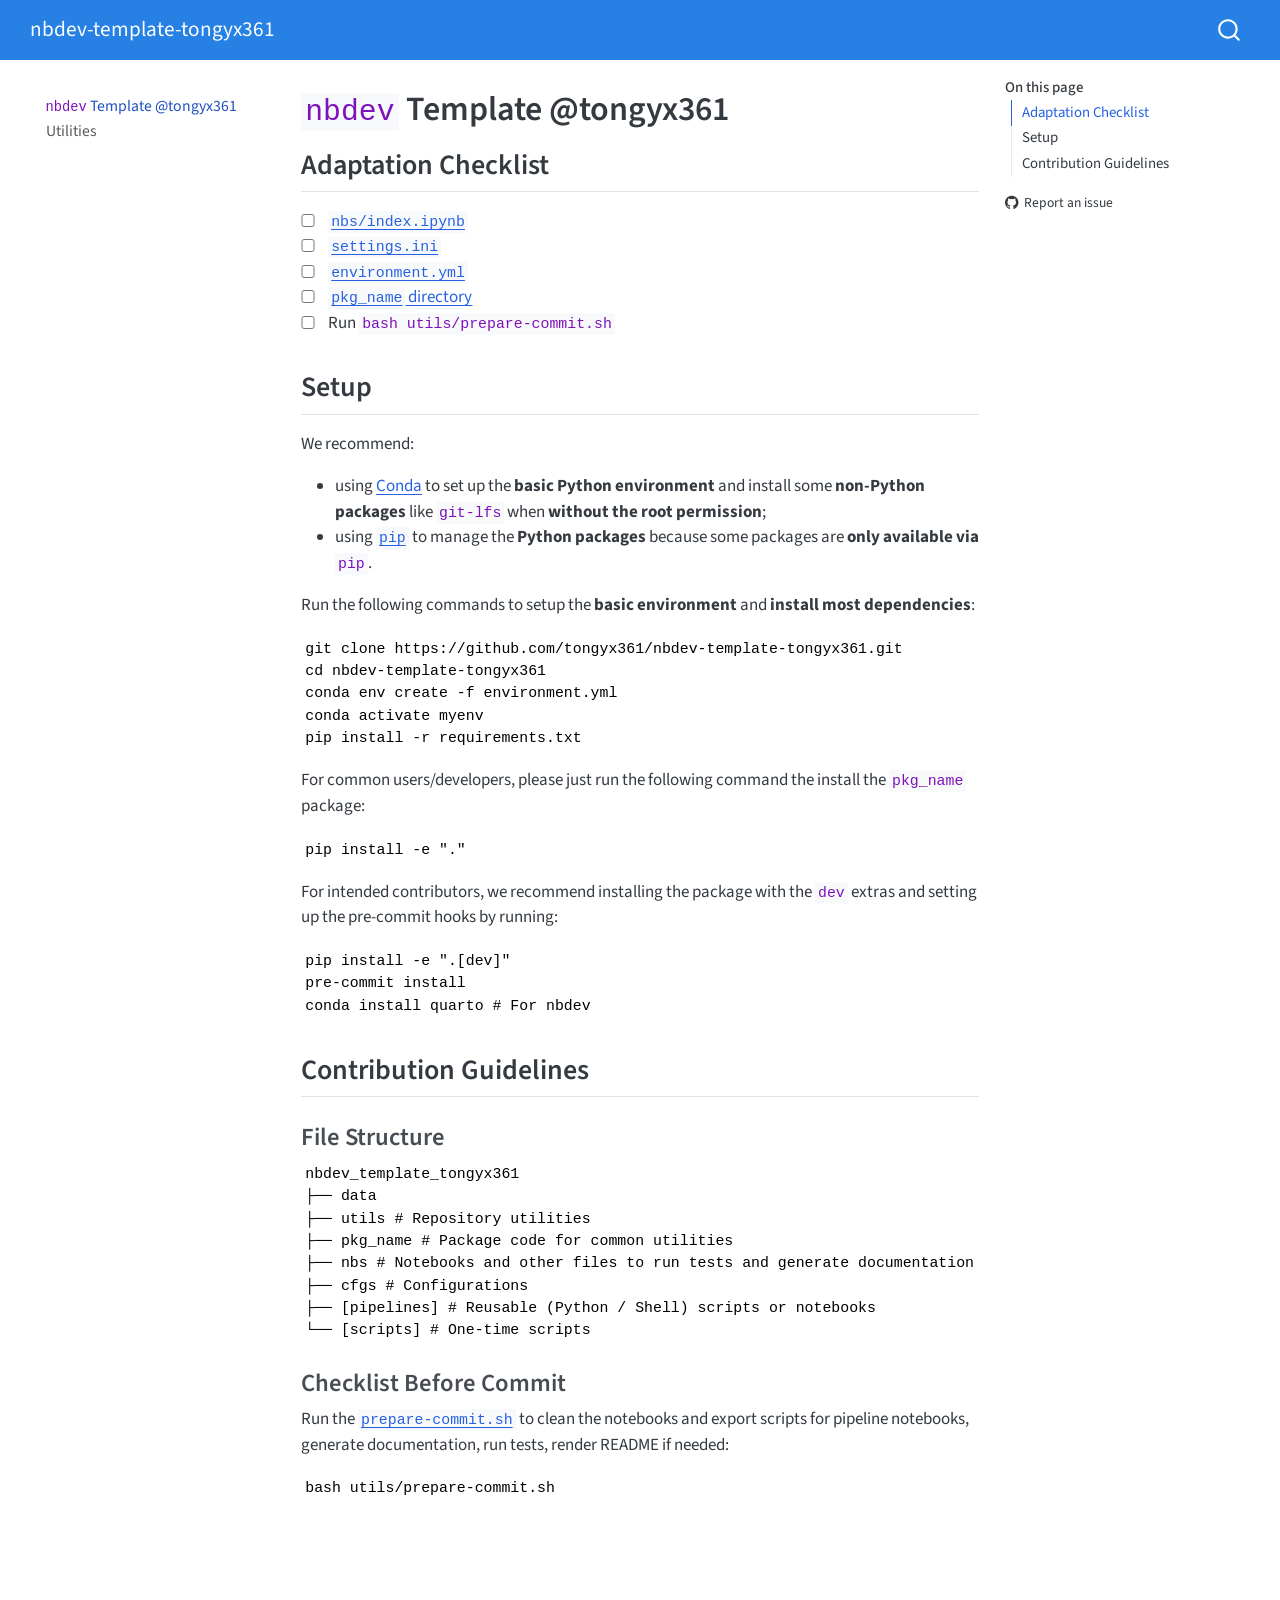
<file: index.html>
<!DOCTYPE html>
<html xmlns="http://www.w3.org/1999/xhtml" lang="en" xml:lang="en"><head>

<meta charset="utf-8">
<meta name="generator" content="quarto-1.6.40">

<meta name="viewport" content="width=device-width, initial-scale=1.0, user-scalable=yes">


<title>nbdev Template @tongyx361 – nbdev-template-tongyx361</title>
<style>
code{white-space: pre-wrap;}
span.smallcaps{font-variant: small-caps;}
div.columns{display: flex; gap: min(4vw, 1.5em);}
div.column{flex: auto; overflow-x: auto;}
div.hanging-indent{margin-left: 1.5em; text-indent: -1.5em;}
ul.task-list{list-style: none;}
ul.task-list li input[type="checkbox"] {
  width: 0.8em;
  margin: 0 0.8em 0.2em -1em; /* quarto-specific, see https://github.com/quarto-dev/quarto-cli/issues/4556 */ 
  vertical-align: middle;
}
</style>


<script src="site_libs/quarto-nav/quarto-nav.js"></script>
<script src="site_libs/quarto-nav/headroom.min.js"></script>
<script src="site_libs/clipboard/clipboard.min.js"></script>
<script src="site_libs/quarto-search/autocomplete.umd.js"></script>
<script src="site_libs/quarto-search/fuse.min.js"></script>
<script src="site_libs/quarto-search/quarto-search.js"></script>
<meta name="quarto:offset" content="./">
<script src="site_libs/quarto-html/quarto.js"></script>
<script src="site_libs/quarto-html/popper.min.js"></script>
<script src="site_libs/quarto-html/tippy.umd.min.js"></script>
<script src="site_libs/quarto-html/anchor.min.js"></script>
<link href="site_libs/quarto-html/tippy.css" rel="stylesheet">
<link href="site_libs/quarto-html/quarto-syntax-highlighting-549806ee2085284f45b00abea8c6df48.css" rel="stylesheet" id="quarto-text-highlighting-styles">
<script src="site_libs/bootstrap/bootstrap.min.js"></script>
<link href="site_libs/bootstrap/bootstrap-icons.css" rel="stylesheet">
<link href="site_libs/bootstrap/bootstrap-7c6d40aa23c779922b80e0578a9e8972.min.css" rel="stylesheet" append-hash="true" id="quarto-bootstrap" data-mode="light">
<script id="quarto-search-options" type="application/json">{
  "location": "navbar",
  "copy-button": false,
  "collapse-after": 3,
  "panel-placement": "end",
  "type": "overlay",
  "limit": 50,
  "keyboard-shortcut": [
    "f",
    "/",
    "s"
  ],
  "show-item-context": false,
  "language": {
    "search-no-results-text": "No results",
    "search-matching-documents-text": "matching documents",
    "search-copy-link-title": "Copy link to search",
    "search-hide-matches-text": "Hide additional matches",
    "search-more-match-text": "more match in this document",
    "search-more-matches-text": "more matches in this document",
    "search-clear-button-title": "Clear",
    "search-text-placeholder": "",
    "search-detached-cancel-button-title": "Cancel",
    "search-submit-button-title": "Submit",
    "search-label": "Search"
  }
}</script>


<link rel="stylesheet" href="styles.css">
<meta property="og:title" content="nbdev Template @tongyx361 – nbdev-template-tongyx361">
<meta property="og:description" content="nbdev template customed by Yuxuan Tong">
<meta property="og:site_name" content="nbdev-template-tongyx361">
<meta name="twitter:title" content="nbdev Template @tongyx361 – nbdev-template-tongyx361">
<meta name="twitter:description" content="nbdev template customed by Yuxuan Tong">
<meta name="twitter:card" content="summary">
</head>

<body class="nav-sidebar floating nav-fixed">

<div id="quarto-search-results"></div>
  <header id="quarto-header" class="headroom fixed-top">
    <nav class="navbar navbar-expand-lg " data-bs-theme="dark">
      <div class="navbar-container container-fluid">
      <div class="navbar-brand-container mx-auto">
    <a class="navbar-brand" href="./index.html">
    <span class="navbar-title">nbdev-template-tongyx361</span>
    </a>
  </div>
        <div class="quarto-navbar-tools tools-end">
</div>
          <div id="quarto-search" class="" title="Search"></div>
      </div> <!-- /container-fluid -->
    </nav>
  <nav class="quarto-secondary-nav">
    <div class="container-fluid d-flex">
      <button type="button" class="quarto-btn-toggle btn" data-bs-toggle="collapse" role="button" data-bs-target=".quarto-sidebar-collapse-item" aria-controls="quarto-sidebar" aria-expanded="false" aria-label="Toggle sidebar navigation" onclick="if (window.quartoToggleHeadroom) { window.quartoToggleHeadroom(); }">
        <i class="bi bi-layout-text-sidebar-reverse"></i>
      </button>
        <nav class="quarto-page-breadcrumbs" aria-label="breadcrumb"><ol class="breadcrumb"><li class="breadcrumb-item"><a href="./index.html"><code>nbdev</code> Template <span class="citation" data-cites="tongyx361">@tongyx361</span></a></li></ol></nav>
        <a class="flex-grow-1" role="navigation" data-bs-toggle="collapse" data-bs-target=".quarto-sidebar-collapse-item" aria-controls="quarto-sidebar" aria-expanded="false" aria-label="Toggle sidebar navigation" onclick="if (window.quartoToggleHeadroom) { window.quartoToggleHeadroom(); }">      
        </a>
    </div>
  </nav>
</header>
<!-- content -->
<div id="quarto-content" class="quarto-container page-columns page-rows-contents page-layout-article page-navbar">
<!-- sidebar -->
  <nav id="quarto-sidebar" class="sidebar collapse collapse-horizontal quarto-sidebar-collapse-item sidebar-navigation floating overflow-auto">
    <div class="sidebar-menu-container"> 
    <ul class="list-unstyled mt-1">
        <li class="sidebar-item">
  <div class="sidebar-item-container"> 
  <a href="./index.html" class="sidebar-item-text sidebar-link active">
 <span class="menu-text"><code>nbdev</code> Template <span class="citation" data-cites="tongyx361">@tongyx361</span></span></a>
  </div>
</li>
        <li class="sidebar-item">
  <div class="sidebar-item-container"> 
  <a href="./utils.html" class="sidebar-item-text sidebar-link">
 <span class="menu-text">Utilities</span></a>
  </div>
</li>
    </ul>
    </div>
</nav>
<div id="quarto-sidebar-glass" class="quarto-sidebar-collapse-item" data-bs-toggle="collapse" data-bs-target=".quarto-sidebar-collapse-item"></div>
<!-- margin-sidebar -->
    <div id="quarto-margin-sidebar" class="sidebar margin-sidebar">
        <nav id="TOC" role="doc-toc" class="toc-active">
    <h2 id="toc-title">On this page</h2>
   
  <ul>
  <li><a href="#adaptation-checklist" id="toc-adaptation-checklist" class="nav-link active" data-scroll-target="#adaptation-checklist">Adaptation Checklist</a></li>
  <li><a href="#setup" id="toc-setup" class="nav-link" data-scroll-target="#setup">Setup</a></li>
  <li><a href="#contribution-guidelines" id="toc-contribution-guidelines" class="nav-link" data-scroll-target="#contribution-guidelines">Contribution Guidelines</a>
  <ul class="collapse">
  <li><a href="#file-structure" id="toc-file-structure" class="nav-link" data-scroll-target="#file-structure">File Structure</a></li>
  <li><a href="#checklist-before-commit" id="toc-checklist-before-commit" class="nav-link" data-scroll-target="#checklist-before-commit">Checklist Before Commit</a></li>
  </ul></li>
  </ul>
<div class="toc-actions"><ul><li><a href="https://github.com/tongyx361/nbdev-template-tongyx361/issues/new" class="toc-action"><i class="bi bi-github"></i>Report an issue</a></li></ul></div></nav>
    </div>
<!-- main -->
<main class="content" id="quarto-document-content">

<header id="title-block-header" class="quarto-title-block default">
<div class="quarto-title">
<h1 class="title"><code>nbdev</code> Template <span class="citation" data-cites="tongyx361">@tongyx361</span></h1>
</div>



<div class="quarto-title-meta">

    
  
    
  </div>
  


</header>


<!-- WARNING: THIS FILE WAS AUTOGENERATED! DO NOT EDIT! -->
<section id="adaptation-checklist" class="level2">
<h2 class="anchored" data-anchor-id="adaptation-checklist">Adaptation Checklist</h2>
<ul class="task-list">
<li><label><input type="checkbox"><a href="nbs/index.ipynb"><code>nbs/index.ipynb</code></a></label></li>
<li><label><input type="checkbox"><a href="settings.ini"><code>settings.ini</code></a></label></li>
<li><label><input type="checkbox"><a href="environment.yml"><code>environment.yml</code></a></label></li>
<li><label><input type="checkbox"><a href="pkg_name"><code>pkg_name</code> directory</a></label></li>
<li><label><input type="checkbox">Run <code>bash utils/prepare-commit.sh</code></label></li>
</ul>
</section>
<section id="setup" class="level2">
<h2 class="anchored" data-anchor-id="setup">Setup</h2>
<p>We recommend:</p>
<ul>
<li>using&nbsp;<a href="https://docs.conda.io/projects/miniconda">Conda</a> to set up the <strong>basic Python environment</strong> and install some <strong>non-Python packages</strong> like <code>git-lfs</code> when <strong>without the root permission</strong>;</li>
<li>using <a href="https://pip.pypa.io/en/stable/#"><code>pip</code></a>&nbsp;to manage the <strong>Python packages</strong> because some packages are <strong>only available via <code>pip</code></strong>.</li>
</ul>
<p>Run the following commands to setup the <strong>basic environment</strong> and <strong>install most dependencies</strong>:</p>
<pre class="shell"><code>git clone https://github.com/tongyx361/nbdev-template-tongyx361.git
cd nbdev-template-tongyx361
conda env create -f environment.yml
conda activate myenv
pip install -r requirements.txt</code></pre>
<p>For common users/developers, please just run the following command the install the <code>pkg_name</code> package:</p>
<pre class="shell"><code>pip install -e "."</code></pre>
<p>For intended contributors, we recommend installing the package with the <code>dev</code> extras and setting up the pre-commit hooks by running:</p>
<pre class="shell"><code>pip install -e ".[dev]"
pre-commit install
conda install quarto # For nbdev</code></pre>
</section>
<section id="contribution-guidelines" class="level2">
<h2 class="anchored" data-anchor-id="contribution-guidelines">Contribution Guidelines</h2>
<section id="file-structure" class="level3">
<h3 class="anchored" data-anchor-id="file-structure">File Structure</h3>
<pre><code>nbdev_template_tongyx361
├── data
├── utils # Repository utilities
├── pkg_name # Package code for common utilities
├── nbs # Notebooks and other files to run tests and generate documentation with https://nbdev.fast.ai
├── cfgs # Configurations
├── [pipelines] # Reusable (Python / Shell) scripts or notebooks
└── [scripts] # One-time scripts</code></pre>
</section>
<section id="checklist-before-commit" class="level3">
<h3 class="anchored" data-anchor-id="checklist-before-commit">Checklist Before Commit</h3>
<p>Run the <a href="utils/prepare-commit.sh"><code>prepare-commit.sh</code></a> to clean the notebooks and export scripts for pipeline notebooks, generate documentation, run tests, render README if needed:</p>
<pre><code>bash utils/prepare-commit.sh</code></pre>


</section>
</section>

</main> <!-- /main -->
<script id="quarto-html-after-body" type="application/javascript">
window.document.addEventListener("DOMContentLoaded", function (event) {
  const toggleBodyColorMode = (bsSheetEl) => {
    const mode = bsSheetEl.getAttribute("data-mode");
    const bodyEl = window.document.querySelector("body");
    if (mode === "dark") {
      bodyEl.classList.add("quarto-dark");
      bodyEl.classList.remove("quarto-light");
    } else {
      bodyEl.classList.add("quarto-light");
      bodyEl.classList.remove("quarto-dark");
    }
  }
  const toggleBodyColorPrimary = () => {
    const bsSheetEl = window.document.querySelector("link#quarto-bootstrap");
    if (bsSheetEl) {
      toggleBodyColorMode(bsSheetEl);
    }
  }
  toggleBodyColorPrimary();  
  const icon = "";
  const anchorJS = new window.AnchorJS();
  anchorJS.options = {
    placement: 'right',
    icon: icon
  };
  anchorJS.add('.anchored');
  const isCodeAnnotation = (el) => {
    for (const clz of el.classList) {
      if (clz.startsWith('code-annotation-')) {                     
        return true;
      }
    }
    return false;
  }
  const onCopySuccess = function(e) {
    // button target
    const button = e.trigger;
    // don't keep focus
    button.blur();
    // flash "checked"
    button.classList.add('code-copy-button-checked');
    var currentTitle = button.getAttribute("title");
    button.setAttribute("title", "Copied!");
    let tooltip;
    if (window.bootstrap) {
      button.setAttribute("data-bs-toggle", "tooltip");
      button.setAttribute("data-bs-placement", "left");
      button.setAttribute("data-bs-title", "Copied!");
      tooltip = new bootstrap.Tooltip(button, 
        { trigger: "manual", 
          customClass: "code-copy-button-tooltip",
          offset: [0, -8]});
      tooltip.show();    
    }
    setTimeout(function() {
      if (tooltip) {
        tooltip.hide();
        button.removeAttribute("data-bs-title");
        button.removeAttribute("data-bs-toggle");
        button.removeAttribute("data-bs-placement");
      }
      button.setAttribute("title", currentTitle);
      button.classList.remove('code-copy-button-checked');
    }, 1000);
    // clear code selection
    e.clearSelection();
  }
  const getTextToCopy = function(trigger) {
      const codeEl = trigger.previousElementSibling.cloneNode(true);
      for (const childEl of codeEl.children) {
        if (isCodeAnnotation(childEl)) {
          childEl.remove();
        }
      }
      return codeEl.innerText;
  }
  const clipboard = new window.ClipboardJS('.code-copy-button:not([data-in-quarto-modal])', {
    text: getTextToCopy
  });
  clipboard.on('success', onCopySuccess);
  if (window.document.getElementById('quarto-embedded-source-code-modal')) {
    const clipboardModal = new window.ClipboardJS('.code-copy-button[data-in-quarto-modal]', {
      text: getTextToCopy,
      container: window.document.getElementById('quarto-embedded-source-code-modal')
    });
    clipboardModal.on('success', onCopySuccess);
  }
    var localhostRegex = new RegExp(/^(?:http|https):\/\/localhost\:?[0-9]*\//);
    var mailtoRegex = new RegExp(/^mailto:/);
      var filterRegex = new RegExp("https:\/\/tongyx361\.github\.io\/nbdev-template-tongyx361");
    var isInternal = (href) => {
        return filterRegex.test(href) || localhostRegex.test(href) || mailtoRegex.test(href);
    }
    // Inspect non-navigation links and adorn them if external
 	var links = window.document.querySelectorAll('a[href]:not(.nav-link):not(.navbar-brand):not(.toc-action):not(.sidebar-link):not(.sidebar-item-toggle):not(.pagination-link):not(.no-external):not([aria-hidden]):not(.dropdown-item):not(.quarto-navigation-tool):not(.about-link)');
    for (var i=0; i<links.length; i++) {
      const link = links[i];
      if (!isInternal(link.href)) {
        // undo the damage that might have been done by quarto-nav.js in the case of
        // links that we want to consider external
        if (link.dataset.originalHref !== undefined) {
          link.href = link.dataset.originalHref;
        }
      }
    }
  function tippyHover(el, contentFn, onTriggerFn, onUntriggerFn) {
    const config = {
      allowHTML: true,
      maxWidth: 500,
      delay: 100,
      arrow: false,
      appendTo: function(el) {
          return el.parentElement;
      },
      interactive: true,
      interactiveBorder: 10,
      theme: 'quarto',
      placement: 'bottom-start',
    };
    if (contentFn) {
      config.content = contentFn;
    }
    if (onTriggerFn) {
      config.onTrigger = onTriggerFn;
    }
    if (onUntriggerFn) {
      config.onUntrigger = onUntriggerFn;
    }
    window.tippy(el, config); 
  }
  const noterefs = window.document.querySelectorAll('a[role="doc-noteref"]');
  for (var i=0; i<noterefs.length; i++) {
    const ref = noterefs[i];
    tippyHover(ref, function() {
      // use id or data attribute instead here
      let href = ref.getAttribute('data-footnote-href') || ref.getAttribute('href');
      try { href = new URL(href).hash; } catch {}
      const id = href.replace(/^#\/?/, "");
      const note = window.document.getElementById(id);
      if (note) {
        return note.innerHTML;
      } else {
        return "";
      }
    });
  }
  const xrefs = window.document.querySelectorAll('a.quarto-xref');
  const processXRef = (id, note) => {
    // Strip column container classes
    const stripColumnClz = (el) => {
      el.classList.remove("page-full", "page-columns");
      if (el.children) {
        for (const child of el.children) {
          stripColumnClz(child);
        }
      }
    }
    stripColumnClz(note)
    if (id === null || id.startsWith('sec-')) {
      // Special case sections, only their first couple elements
      const container = document.createElement("div");
      if (note.children && note.children.length > 2) {
        container.appendChild(note.children[0].cloneNode(true));
        for (let i = 1; i < note.children.length; i++) {
          const child = note.children[i];
          if (child.tagName === "P" && child.innerText === "") {
            continue;
          } else {
            container.appendChild(child.cloneNode(true));
            break;
          }
        }
        if (window.Quarto?.typesetMath) {
          window.Quarto.typesetMath(container);
        }
        return container.innerHTML
      } else {
        if (window.Quarto?.typesetMath) {
          window.Quarto.typesetMath(note);
        }
        return note.innerHTML;
      }
    } else {
      // Remove any anchor links if they are present
      const anchorLink = note.querySelector('a.anchorjs-link');
      if (anchorLink) {
        anchorLink.remove();
      }
      if (window.Quarto?.typesetMath) {
        window.Quarto.typesetMath(note);
      }
      if (note.classList.contains("callout")) {
        return note.outerHTML;
      } else {
        return note.innerHTML;
      }
    }
  }
  for (var i=0; i<xrefs.length; i++) {
    const xref = xrefs[i];
    tippyHover(xref, undefined, function(instance) {
      instance.disable();
      let url = xref.getAttribute('href');
      let hash = undefined; 
      if (url.startsWith('#')) {
        hash = url;
      } else {
        try { hash = new URL(url).hash; } catch {}
      }
      if (hash) {
        const id = hash.replace(/^#\/?/, "");
        const note = window.document.getElementById(id);
        if (note !== null) {
          try {
            const html = processXRef(id, note.cloneNode(true));
            instance.setContent(html);
          } finally {
            instance.enable();
            instance.show();
          }
        } else {
          // See if we can fetch this
          fetch(url.split('#')[0])
          .then(res => res.text())
          .then(html => {
            const parser = new DOMParser();
            const htmlDoc = parser.parseFromString(html, "text/html");
            const note = htmlDoc.getElementById(id);
            if (note !== null) {
              const html = processXRef(id, note);
              instance.setContent(html);
            } 
          }).finally(() => {
            instance.enable();
            instance.show();
          });
        }
      } else {
        // See if we can fetch a full url (with no hash to target)
        // This is a special case and we should probably do some content thinning / targeting
        fetch(url)
        .then(res => res.text())
        .then(html => {
          const parser = new DOMParser();
          const htmlDoc = parser.parseFromString(html, "text/html");
          const note = htmlDoc.querySelector('main.content');
          if (note !== null) {
            // This should only happen for chapter cross references
            // (since there is no id in the URL)
            // remove the first header
            if (note.children.length > 0 && note.children[0].tagName === "HEADER") {
              note.children[0].remove();
            }
            const html = processXRef(null, note);
            instance.setContent(html);
          } 
        }).finally(() => {
          instance.enable();
          instance.show();
        });
      }
    }, function(instance) {
    });
  }
      let selectedAnnoteEl;
      const selectorForAnnotation = ( cell, annotation) => {
        let cellAttr = 'data-code-cell="' + cell + '"';
        let lineAttr = 'data-code-annotation="' +  annotation + '"';
        const selector = 'span[' + cellAttr + '][' + lineAttr + ']';
        return selector;
      }
      const selectCodeLines = (annoteEl) => {
        const doc = window.document;
        const targetCell = annoteEl.getAttribute("data-target-cell");
        const targetAnnotation = annoteEl.getAttribute("data-target-annotation");
        const annoteSpan = window.document.querySelector(selectorForAnnotation(targetCell, targetAnnotation));
        const lines = annoteSpan.getAttribute("data-code-lines").split(",");
        const lineIds = lines.map((line) => {
          return targetCell + "-" + line;
        })
        let top = null;
        let height = null;
        let parent = null;
        if (lineIds.length > 0) {
            //compute the position of the single el (top and bottom and make a div)
            const el = window.document.getElementById(lineIds[0]);
            top = el.offsetTop;
            height = el.offsetHeight;
            parent = el.parentElement.parentElement;
          if (lineIds.length > 1) {
            const lastEl = window.document.getElementById(lineIds[lineIds.length - 1]);
            const bottom = lastEl.offsetTop + lastEl.offsetHeight;
            height = bottom - top;
          }
          if (top !== null && height !== null && parent !== null) {
            // cook up a div (if necessary) and position it 
            let div = window.document.getElementById("code-annotation-line-highlight");
            if (div === null) {
              div = window.document.createElement("div");
              div.setAttribute("id", "code-annotation-line-highlight");
              div.style.position = 'absolute';
              parent.appendChild(div);
            }
            div.style.top = top - 2 + "px";
            div.style.height = height + 4 + "px";
            div.style.left = 0;
            let gutterDiv = window.document.getElementById("code-annotation-line-highlight-gutter");
            if (gutterDiv === null) {
              gutterDiv = window.document.createElement("div");
              gutterDiv.setAttribute("id", "code-annotation-line-highlight-gutter");
              gutterDiv.style.position = 'absolute';
              const codeCell = window.document.getElementById(targetCell);
              const gutter = codeCell.querySelector('.code-annotation-gutter');
              gutter.appendChild(gutterDiv);
            }
            gutterDiv.style.top = top - 2 + "px";
            gutterDiv.style.height = height + 4 + "px";
          }
          selectedAnnoteEl = annoteEl;
        }
      };
      const unselectCodeLines = () => {
        const elementsIds = ["code-annotation-line-highlight", "code-annotation-line-highlight-gutter"];
        elementsIds.forEach((elId) => {
          const div = window.document.getElementById(elId);
          if (div) {
            div.remove();
          }
        });
        selectedAnnoteEl = undefined;
      };
        // Handle positioning of the toggle
    window.addEventListener(
      "resize",
      throttle(() => {
        elRect = undefined;
        if (selectedAnnoteEl) {
          selectCodeLines(selectedAnnoteEl);
        }
      }, 10)
    );
    function throttle(fn, ms) {
    let throttle = false;
    let timer;
      return (...args) => {
        if(!throttle) { // first call gets through
            fn.apply(this, args);
            throttle = true;
        } else { // all the others get throttled
            if(timer) clearTimeout(timer); // cancel #2
            timer = setTimeout(() => {
              fn.apply(this, args);
              timer = throttle = false;
            }, ms);
        }
      };
    }
      // Attach click handler to the DT
      const annoteDls = window.document.querySelectorAll('dt[data-target-cell]');
      for (const annoteDlNode of annoteDls) {
        annoteDlNode.addEventListener('click', (event) => {
          const clickedEl = event.target;
          if (clickedEl !== selectedAnnoteEl) {
            unselectCodeLines();
            const activeEl = window.document.querySelector('dt[data-target-cell].code-annotation-active');
            if (activeEl) {
              activeEl.classList.remove('code-annotation-active');
            }
            selectCodeLines(clickedEl);
            clickedEl.classList.add('code-annotation-active');
          } else {
            // Unselect the line
            unselectCodeLines();
            clickedEl.classList.remove('code-annotation-active');
          }
        });
      }
  const findCites = (el) => {
    const parentEl = el.parentElement;
    if (parentEl) {
      const cites = parentEl.dataset.cites;
      if (cites) {
        return {
          el,
          cites: cites.split(' ')
        };
      } else {
        return findCites(el.parentElement)
      }
    } else {
      return undefined;
    }
  };
  var bibliorefs = window.document.querySelectorAll('a[role="doc-biblioref"]');
  for (var i=0; i<bibliorefs.length; i++) {
    const ref = bibliorefs[i];
    const citeInfo = findCites(ref);
    if (citeInfo) {
      tippyHover(citeInfo.el, function() {
        var popup = window.document.createElement('div');
        citeInfo.cites.forEach(function(cite) {
          var citeDiv = window.document.createElement('div');
          citeDiv.classList.add('hanging-indent');
          citeDiv.classList.add('csl-entry');
          var biblioDiv = window.document.getElementById('ref-' + cite);
          if (biblioDiv) {
            citeDiv.innerHTML = biblioDiv.innerHTML;
          }
          popup.appendChild(citeDiv);
        });
        return popup.innerHTML;
      });
    }
  }
});
</script>
</div> <!-- /content -->




<footer class="footer"><div class="nav-footer"><div class="nav-footer-center"><div class="toc-actions d-sm-block d-md-none"><ul><li><a href="https://github.com/tongyx361/nbdev-template-tongyx361/issues/new" class="toc-action"><i class="bi bi-github"></i>Report an issue</a></li></ul></div></div></div></footer></body></html>
</file>
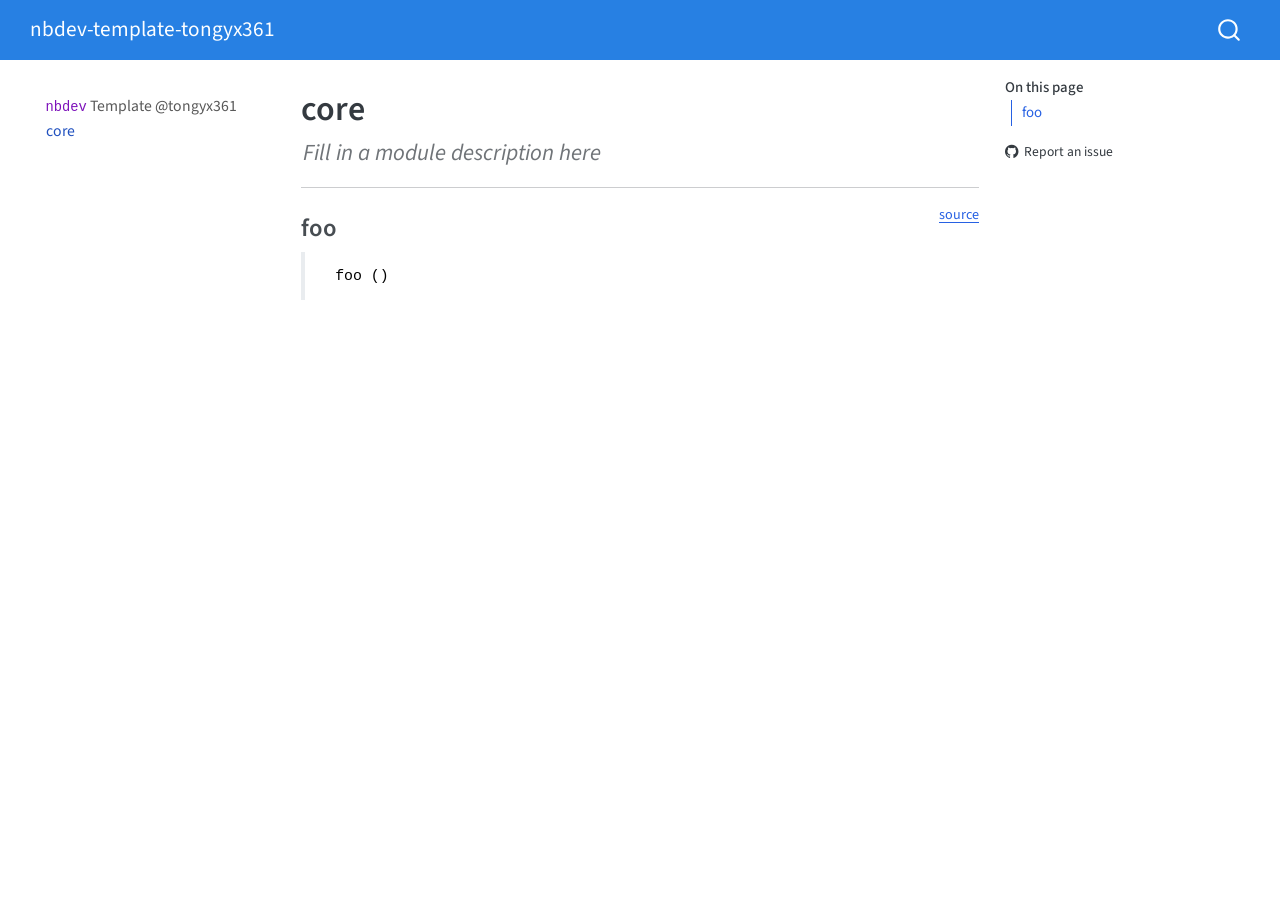
<file: core.html>
<!DOCTYPE html>
<html xmlns="http://www.w3.org/1999/xhtml" lang="en" xml:lang="en"><head>

<meta charset="utf-8">
<meta name="generator" content="quarto-1.5.55">

<meta name="viewport" content="width=device-width, initial-scale=1.0, user-scalable=yes">

<meta name="description" content="Fill in a module description here">

<title>core – nbdev-template-tongyx361</title>
<style>
code{white-space: pre-wrap;}
span.smallcaps{font-variant: small-caps;}
div.columns{display: flex; gap: min(4vw, 1.5em);}
div.column{flex: auto; overflow-x: auto;}
div.hanging-indent{margin-left: 1.5em; text-indent: -1.5em;}
ul.task-list{list-style: none;}
ul.task-list li input[type="checkbox"] {
  width: 0.8em;
  margin: 0 0.8em 0.2em -1em; /* quarto-specific, see https://github.com/quarto-dev/quarto-cli/issues/4556 */ 
  vertical-align: middle;
}
</style>


<script src="site_libs/quarto-nav/quarto-nav.js"></script>
<script src="site_libs/quarto-nav/headroom.min.js"></script>
<script src="site_libs/clipboard/clipboard.min.js"></script>
<script src="site_libs/quarto-search/autocomplete.umd.js"></script>
<script src="site_libs/quarto-search/fuse.min.js"></script>
<script src="site_libs/quarto-search/quarto-search.js"></script>
<meta name="quarto:offset" content="./">
<script src="site_libs/quarto-html/quarto.js"></script>
<script src="site_libs/quarto-html/popper.min.js"></script>
<script src="site_libs/quarto-html/tippy.umd.min.js"></script>
<script src="site_libs/quarto-html/anchor.min.js"></script>
<link href="site_libs/quarto-html/tippy.css" rel="stylesheet">
<link href="site_libs/quarto-html/quarto-syntax-highlighting.css" rel="stylesheet" id="quarto-text-highlighting-styles">
<script src="site_libs/bootstrap/bootstrap.min.js"></script>
<link href="site_libs/bootstrap/bootstrap-icons.css" rel="stylesheet">
<link href="site_libs/bootstrap/bootstrap.min.css" rel="stylesheet" id="quarto-bootstrap" data-mode="light">
<script id="quarto-search-options" type="application/json">{
  "location": "navbar",
  "copy-button": false,
  "collapse-after": 3,
  "panel-placement": "end",
  "type": "overlay",
  "limit": 50,
  "keyboard-shortcut": [
    "f",
    "/",
    "s"
  ],
  "show-item-context": false,
  "language": {
    "search-no-results-text": "No results",
    "search-matching-documents-text": "matching documents",
    "search-copy-link-title": "Copy link to search",
    "search-hide-matches-text": "Hide additional matches",
    "search-more-match-text": "more match in this document",
    "search-more-matches-text": "more matches in this document",
    "search-clear-button-title": "Clear",
    "search-text-placeholder": "",
    "search-detached-cancel-button-title": "Cancel",
    "search-submit-button-title": "Submit",
    "search-label": "Search"
  }
}</script>


<link rel="stylesheet" href="styles.css">
<meta property="og:title" content="core – nbdev-template-tongyx361">
<meta property="og:description" content="Fill in a module description here">
<meta property="og:site_name" content="nbdev-template-tongyx361">
<meta name="twitter:title" content="core – nbdev-template-tongyx361">
<meta name="twitter:description" content="Fill in a module description here">
<meta name="twitter:card" content="summary">
</head>

<body class="nav-sidebar floating nav-fixed">

<div id="quarto-search-results"></div>
  <header id="quarto-header" class="headroom fixed-top">
    <nav class="navbar navbar-expand-lg " data-bs-theme="dark">
      <div class="navbar-container container-fluid">
      <div class="navbar-brand-container mx-auto">
    <a class="navbar-brand" href="./index.html">
    <span class="navbar-title">nbdev-template-tongyx361</span>
    </a>
  </div>
        <div class="quarto-navbar-tools tools-end">
</div>
          <div id="quarto-search" class="" title="Search"></div>
      </div> <!-- /container-fluid -->
    </nav>
  <nav class="quarto-secondary-nav">
    <div class="container-fluid d-flex">
      <button type="button" class="quarto-btn-toggle btn" data-bs-toggle="collapse" role="button" data-bs-target=".quarto-sidebar-collapse-item" aria-controls="quarto-sidebar" aria-expanded="false" aria-label="Toggle sidebar navigation" onclick="if (window.quartoToggleHeadroom) { window.quartoToggleHeadroom(); }">
        <i class="bi bi-layout-text-sidebar-reverse"></i>
      </button>
        <nav class="quarto-page-breadcrumbs" aria-label="breadcrumb"><ol class="breadcrumb"><li class="breadcrumb-item"><a href="./core.html">core</a></li></ol></nav>
        <a class="flex-grow-1" role="navigation" data-bs-toggle="collapse" data-bs-target=".quarto-sidebar-collapse-item" aria-controls="quarto-sidebar" aria-expanded="false" aria-label="Toggle sidebar navigation" onclick="if (window.quartoToggleHeadroom) { window.quartoToggleHeadroom(); }">      
        </a>
    </div>
  </nav>
</header>
<!-- content -->
<div id="quarto-content" class="quarto-container page-columns page-rows-contents page-layout-article page-navbar">
<!-- sidebar -->
  <nav id="quarto-sidebar" class="sidebar collapse collapse-horizontal quarto-sidebar-collapse-item sidebar-navigation floating overflow-auto">
    <div class="sidebar-menu-container"> 
    <ul class="list-unstyled mt-1">
        <li class="sidebar-item">
  <div class="sidebar-item-container"> 
  <a href="./index.html" class="sidebar-item-text sidebar-link">
 <span class="menu-text"><code>nbdev</code> Template <span class="citation" data-cites="tongyx361">@tongyx361</span></span></a>
  </div>
</li>
        <li class="sidebar-item">
  <div class="sidebar-item-container"> 
  <a href="./core.html" class="sidebar-item-text sidebar-link active">
 <span class="menu-text">core</span></a>
  </div>
</li>
    </ul>
    </div>
</nav>
<div id="quarto-sidebar-glass" class="quarto-sidebar-collapse-item" data-bs-toggle="collapse" data-bs-target=".quarto-sidebar-collapse-item"></div>
<!-- margin-sidebar -->
    <div id="quarto-margin-sidebar" class="sidebar margin-sidebar">
        <nav id="TOC" role="doc-toc" class="toc-active">
    <h2 id="toc-title">On this page</h2>
   
  <ul>
  <li><a href="#foo" id="toc-foo" class="nav-link active" data-scroll-target="#foo">foo</a></li>
  </ul>
<div class="toc-actions"><ul><li><a href="https://github.com/tongyx361/nbdev-template-tongyx361/issues/new" class="toc-action"><i class="bi bi-github"></i>Report an issue</a></li></ul></div></nav>
    </div>
<!-- main -->
<main class="content" id="quarto-document-content">

<header id="title-block-header" class="quarto-title-block default">
<div class="quarto-title">
<h1 class="title">core</h1>
</div>

<div>
  <div class="description">
    Fill in a module description here
  </div>
</div>


<div class="quarto-title-meta">

    
  
    
  </div>
  


</header>


<!-- WARNING: THIS FILE WAS AUTOGENERATED! DO NOT EDIT! -->
<hr>
<p><a href="https://github.com/tongyx361/nbdev-template-tongyx361/blob/main/pkg_name/core.py#L7" target="_blank" style="float:right; font-size:smaller">source</a></p>
<section id="foo" class="level3">
<h3 class="anchored" data-anchor-id="foo">foo</h3>
<blockquote class="blockquote">
<pre><code> foo ()</code></pre>
</blockquote>


</section>

</main> <!-- /main -->
<script id="quarto-html-after-body" type="application/javascript">
window.document.addEventListener("DOMContentLoaded", function (event) {
  const toggleBodyColorMode = (bsSheetEl) => {
    const mode = bsSheetEl.getAttribute("data-mode");
    const bodyEl = window.document.querySelector("body");
    if (mode === "dark") {
      bodyEl.classList.add("quarto-dark");
      bodyEl.classList.remove("quarto-light");
    } else {
      bodyEl.classList.add("quarto-light");
      bodyEl.classList.remove("quarto-dark");
    }
  }
  const toggleBodyColorPrimary = () => {
    const bsSheetEl = window.document.querySelector("link#quarto-bootstrap");
    if (bsSheetEl) {
      toggleBodyColorMode(bsSheetEl);
    }
  }
  toggleBodyColorPrimary();  
  const icon = "";
  const anchorJS = new window.AnchorJS();
  anchorJS.options = {
    placement: 'right',
    icon: icon
  };
  anchorJS.add('.anchored');
  const isCodeAnnotation = (el) => {
    for (const clz of el.classList) {
      if (clz.startsWith('code-annotation-')) {                     
        return true;
      }
    }
    return false;
  }
  const onCopySuccess = function(e) {
    // button target
    const button = e.trigger;
    // don't keep focus
    button.blur();
    // flash "checked"
    button.classList.add('code-copy-button-checked');
    var currentTitle = button.getAttribute("title");
    button.setAttribute("title", "Copied!");
    let tooltip;
    if (window.bootstrap) {
      button.setAttribute("data-bs-toggle", "tooltip");
      button.setAttribute("data-bs-placement", "left");
      button.setAttribute("data-bs-title", "Copied!");
      tooltip = new bootstrap.Tooltip(button, 
        { trigger: "manual", 
          customClass: "code-copy-button-tooltip",
          offset: [0, -8]});
      tooltip.show();    
    }
    setTimeout(function() {
      if (tooltip) {
        tooltip.hide();
        button.removeAttribute("data-bs-title");
        button.removeAttribute("data-bs-toggle");
        button.removeAttribute("data-bs-placement");
      }
      button.setAttribute("title", currentTitle);
      button.classList.remove('code-copy-button-checked');
    }, 1000);
    // clear code selection
    e.clearSelection();
  }
  const getTextToCopy = function(trigger) {
      const codeEl = trigger.previousElementSibling.cloneNode(true);
      for (const childEl of codeEl.children) {
        if (isCodeAnnotation(childEl)) {
          childEl.remove();
        }
      }
      return codeEl.innerText;
  }
  const clipboard = new window.ClipboardJS('.code-copy-button:not([data-in-quarto-modal])', {
    text: getTextToCopy
  });
  clipboard.on('success', onCopySuccess);
  if (window.document.getElementById('quarto-embedded-source-code-modal')) {
    // For code content inside modals, clipBoardJS needs to be initialized with a container option
    // TODO: Check when it could be a function (https://github.com/zenorocha/clipboard.js/issues/860)
    const clipboardModal = new window.ClipboardJS('.code-copy-button[data-in-quarto-modal]', {
      text: getTextToCopy,
      container: window.document.getElementById('quarto-embedded-source-code-modal')
    });
    clipboardModal.on('success', onCopySuccess);
  }
    var localhostRegex = new RegExp(/^(?:http|https):\/\/localhost\:?[0-9]*\//);
    var mailtoRegex = new RegExp(/^mailto:/);
      var filterRegex = new RegExp("https:\/\/tongyx361\.github\.io\/nbdev-template-tongyx361");
    var isInternal = (href) => {
        return filterRegex.test(href) || localhostRegex.test(href) || mailtoRegex.test(href);
    }
    // Inspect non-navigation links and adorn them if external
 	var links = window.document.querySelectorAll('a[href]:not(.nav-link):not(.navbar-brand):not(.toc-action):not(.sidebar-link):not(.sidebar-item-toggle):not(.pagination-link):not(.no-external):not([aria-hidden]):not(.dropdown-item):not(.quarto-navigation-tool):not(.about-link)');
    for (var i=0; i<links.length; i++) {
      const link = links[i];
      if (!isInternal(link.href)) {
        // undo the damage that might have been done by quarto-nav.js in the case of
        // links that we want to consider external
        if (link.dataset.originalHref !== undefined) {
          link.href = link.dataset.originalHref;
        }
      }
    }
  function tippyHover(el, contentFn, onTriggerFn, onUntriggerFn) {
    const config = {
      allowHTML: true,
      maxWidth: 500,
      delay: 100,
      arrow: false,
      appendTo: function(el) {
          return el.parentElement;
      },
      interactive: true,
      interactiveBorder: 10,
      theme: 'quarto',
      placement: 'bottom-start',
    };
    if (contentFn) {
      config.content = contentFn;
    }
    if (onTriggerFn) {
      config.onTrigger = onTriggerFn;
    }
    if (onUntriggerFn) {
      config.onUntrigger = onUntriggerFn;
    }
    window.tippy(el, config); 
  }
  const noterefs = window.document.querySelectorAll('a[role="doc-noteref"]');
  for (var i=0; i<noterefs.length; i++) {
    const ref = noterefs[i];
    tippyHover(ref, function() {
      // use id or data attribute instead here
      let href = ref.getAttribute('data-footnote-href') || ref.getAttribute('href');
      try { href = new URL(href).hash; } catch {}
      const id = href.replace(/^#\/?/, "");
      const note = window.document.getElementById(id);
      if (note) {
        return note.innerHTML;
      } else {
        return "";
      }
    });
  }
  const xrefs = window.document.querySelectorAll('a.quarto-xref');
  const processXRef = (id, note) => {
    // Strip column container classes
    const stripColumnClz = (el) => {
      el.classList.remove("page-full", "page-columns");
      if (el.children) {
        for (const child of el.children) {
          stripColumnClz(child);
        }
      }
    }
    stripColumnClz(note)
    if (id === null || id.startsWith('sec-')) {
      // Special case sections, only their first couple elements
      const container = document.createElement("div");
      if (note.children && note.children.length > 2) {
        container.appendChild(note.children[0].cloneNode(true));
        for (let i = 1; i < note.children.length; i++) {
          const child = note.children[i];
          if (child.tagName === "P" && child.innerText === "") {
            continue;
          } else {
            container.appendChild(child.cloneNode(true));
            break;
          }
        }
        if (window.Quarto?.typesetMath) {
          window.Quarto.typesetMath(container);
        }
        return container.innerHTML
      } else {
        if (window.Quarto?.typesetMath) {
          window.Quarto.typesetMath(note);
        }
        return note.innerHTML;
      }
    } else {
      // Remove any anchor links if they are present
      const anchorLink = note.querySelector('a.anchorjs-link');
      if (anchorLink) {
        anchorLink.remove();
      }
      if (window.Quarto?.typesetMath) {
        window.Quarto.typesetMath(note);
      }
      // TODO in 1.5, we should make sure this works without a callout special case
      if (note.classList.contains("callout")) {
        return note.outerHTML;
      } else {
        return note.innerHTML;
      }
    }
  }
  for (var i=0; i<xrefs.length; i++) {
    const xref = xrefs[i];
    tippyHover(xref, undefined, function(instance) {
      instance.disable();
      let url = xref.getAttribute('href');
      let hash = undefined; 
      if (url.startsWith('#')) {
        hash = url;
      } else {
        try { hash = new URL(url).hash; } catch {}
      }
      if (hash) {
        const id = hash.replace(/^#\/?/, "");
        const note = window.document.getElementById(id);
        if (note !== null) {
          try {
            const html = processXRef(id, note.cloneNode(true));
            instance.setContent(html);
          } finally {
            instance.enable();
            instance.show();
          }
        } else {
          // See if we can fetch this
          fetch(url.split('#')[0])
          .then(res => res.text())
          .then(html => {
            const parser = new DOMParser();
            const htmlDoc = parser.parseFromString(html, "text/html");
            const note = htmlDoc.getElementById(id);
            if (note !== null) {
              const html = processXRef(id, note);
              instance.setContent(html);
            } 
          }).finally(() => {
            instance.enable();
            instance.show();
          });
        }
      } else {
        // See if we can fetch a full url (with no hash to target)
        // This is a special case and we should probably do some content thinning / targeting
        fetch(url)
        .then(res => res.text())
        .then(html => {
          const parser = new DOMParser();
          const htmlDoc = parser.parseFromString(html, "text/html");
          const note = htmlDoc.querySelector('main.content');
          if (note !== null) {
            // This should only happen for chapter cross references
            // (since there is no id in the URL)
            // remove the first header
            if (note.children.length > 0 && note.children[0].tagName === "HEADER") {
              note.children[0].remove();
            }
            const html = processXRef(null, note);
            instance.setContent(html);
          } 
        }).finally(() => {
          instance.enable();
          instance.show();
        });
      }
    }, function(instance) {
    });
  }
      let selectedAnnoteEl;
      const selectorForAnnotation = ( cell, annotation) => {
        let cellAttr = 'data-code-cell="' + cell + '"';
        let lineAttr = 'data-code-annotation="' +  annotation + '"';
        const selector = 'span[' + cellAttr + '][' + lineAttr + ']';
        return selector;
      }
      const selectCodeLines = (annoteEl) => {
        const doc = window.document;
        const targetCell = annoteEl.getAttribute("data-target-cell");
        const targetAnnotation = annoteEl.getAttribute("data-target-annotation");
        const annoteSpan = window.document.querySelector(selectorForAnnotation(targetCell, targetAnnotation));
        const lines = annoteSpan.getAttribute("data-code-lines").split(",");
        const lineIds = lines.map((line) => {
          return targetCell + "-" + line;
        })
        let top = null;
        let height = null;
        let parent = null;
        if (lineIds.length > 0) {
            //compute the position of the single el (top and bottom and make a div)
            const el = window.document.getElementById(lineIds[0]);
            top = el.offsetTop;
            height = el.offsetHeight;
            parent = el.parentElement.parentElement;
          if (lineIds.length > 1) {
            const lastEl = window.document.getElementById(lineIds[lineIds.length - 1]);
            const bottom = lastEl.offsetTop + lastEl.offsetHeight;
            height = bottom - top;
          }
          if (top !== null && height !== null && parent !== null) {
            // cook up a div (if necessary) and position it 
            let div = window.document.getElementById("code-annotation-line-highlight");
            if (div === null) {
              div = window.document.createElement("div");
              div.setAttribute("id", "code-annotation-line-highlight");
              div.style.position = 'absolute';
              parent.appendChild(div);
            }
            div.style.top = top - 2 + "px";
            div.style.height = height + 4 + "px";
            div.style.left = 0;
            let gutterDiv = window.document.getElementById("code-annotation-line-highlight-gutter");
            if (gutterDiv === null) {
              gutterDiv = window.document.createElement("div");
              gutterDiv.setAttribute("id", "code-annotation-line-highlight-gutter");
              gutterDiv.style.position = 'absolute';
              const codeCell = window.document.getElementById(targetCell);
              const gutter = codeCell.querySelector('.code-annotation-gutter');
              gutter.appendChild(gutterDiv);
            }
            gutterDiv.style.top = top - 2 + "px";
            gutterDiv.style.height = height + 4 + "px";
          }
          selectedAnnoteEl = annoteEl;
        }
      };
      const unselectCodeLines = () => {
        const elementsIds = ["code-annotation-line-highlight", "code-annotation-line-highlight-gutter"];
        elementsIds.forEach((elId) => {
          const div = window.document.getElementById(elId);
          if (div) {
            div.remove();
          }
        });
        selectedAnnoteEl = undefined;
      };
        // Handle positioning of the toggle
    window.addEventListener(
      "resize",
      throttle(() => {
        elRect = undefined;
        if (selectedAnnoteEl) {
          selectCodeLines(selectedAnnoteEl);
        }
      }, 10)
    );
    function throttle(fn, ms) {
    let throttle = false;
    let timer;
      return (...args) => {
        if(!throttle) { // first call gets through
            fn.apply(this, args);
            throttle = true;
        } else { // all the others get throttled
            if(timer) clearTimeout(timer); // cancel #2
            timer = setTimeout(() => {
              fn.apply(this, args);
              timer = throttle = false;
            }, ms);
        }
      };
    }
      // Attach click handler to the DT
      const annoteDls = window.document.querySelectorAll('dt[data-target-cell]');
      for (const annoteDlNode of annoteDls) {
        annoteDlNode.addEventListener('click', (event) => {
          const clickedEl = event.target;
          if (clickedEl !== selectedAnnoteEl) {
            unselectCodeLines();
            const activeEl = window.document.querySelector('dt[data-target-cell].code-annotation-active');
            if (activeEl) {
              activeEl.classList.remove('code-annotation-active');
            }
            selectCodeLines(clickedEl);
            clickedEl.classList.add('code-annotation-active');
          } else {
            // Unselect the line
            unselectCodeLines();
            clickedEl.classList.remove('code-annotation-active');
          }
        });
      }
  const findCites = (el) => {
    const parentEl = el.parentElement;
    if (parentEl) {
      const cites = parentEl.dataset.cites;
      if (cites) {
        return {
          el,
          cites: cites.split(' ')
        };
      } else {
        return findCites(el.parentElement)
      }
    } else {
      return undefined;
    }
  };
  var bibliorefs = window.document.querySelectorAll('a[role="doc-biblioref"]');
  for (var i=0; i<bibliorefs.length; i++) {
    const ref = bibliorefs[i];
    const citeInfo = findCites(ref);
    if (citeInfo) {
      tippyHover(citeInfo.el, function() {
        var popup = window.document.createElement('div');
        citeInfo.cites.forEach(function(cite) {
          var citeDiv = window.document.createElement('div');
          citeDiv.classList.add('hanging-indent');
          citeDiv.classList.add('csl-entry');
          var biblioDiv = window.document.getElementById('ref-' + cite);
          if (biblioDiv) {
            citeDiv.innerHTML = biblioDiv.innerHTML;
          }
          popup.appendChild(citeDiv);
        });
        return popup.innerHTML;
      });
    }
  }
});
</script>
</div> <!-- /content -->




<footer class="footer"><div class="nav-footer"><div class="nav-footer-center"><div class="toc-actions d-sm-block d-md-none"><ul><li><a href="https://github.com/tongyx361/nbdev-template-tongyx361/issues/new" class="toc-action"><i class="bi bi-github"></i>Report an issue</a></li></ul></div></div></div></footer></body></html>
</file>
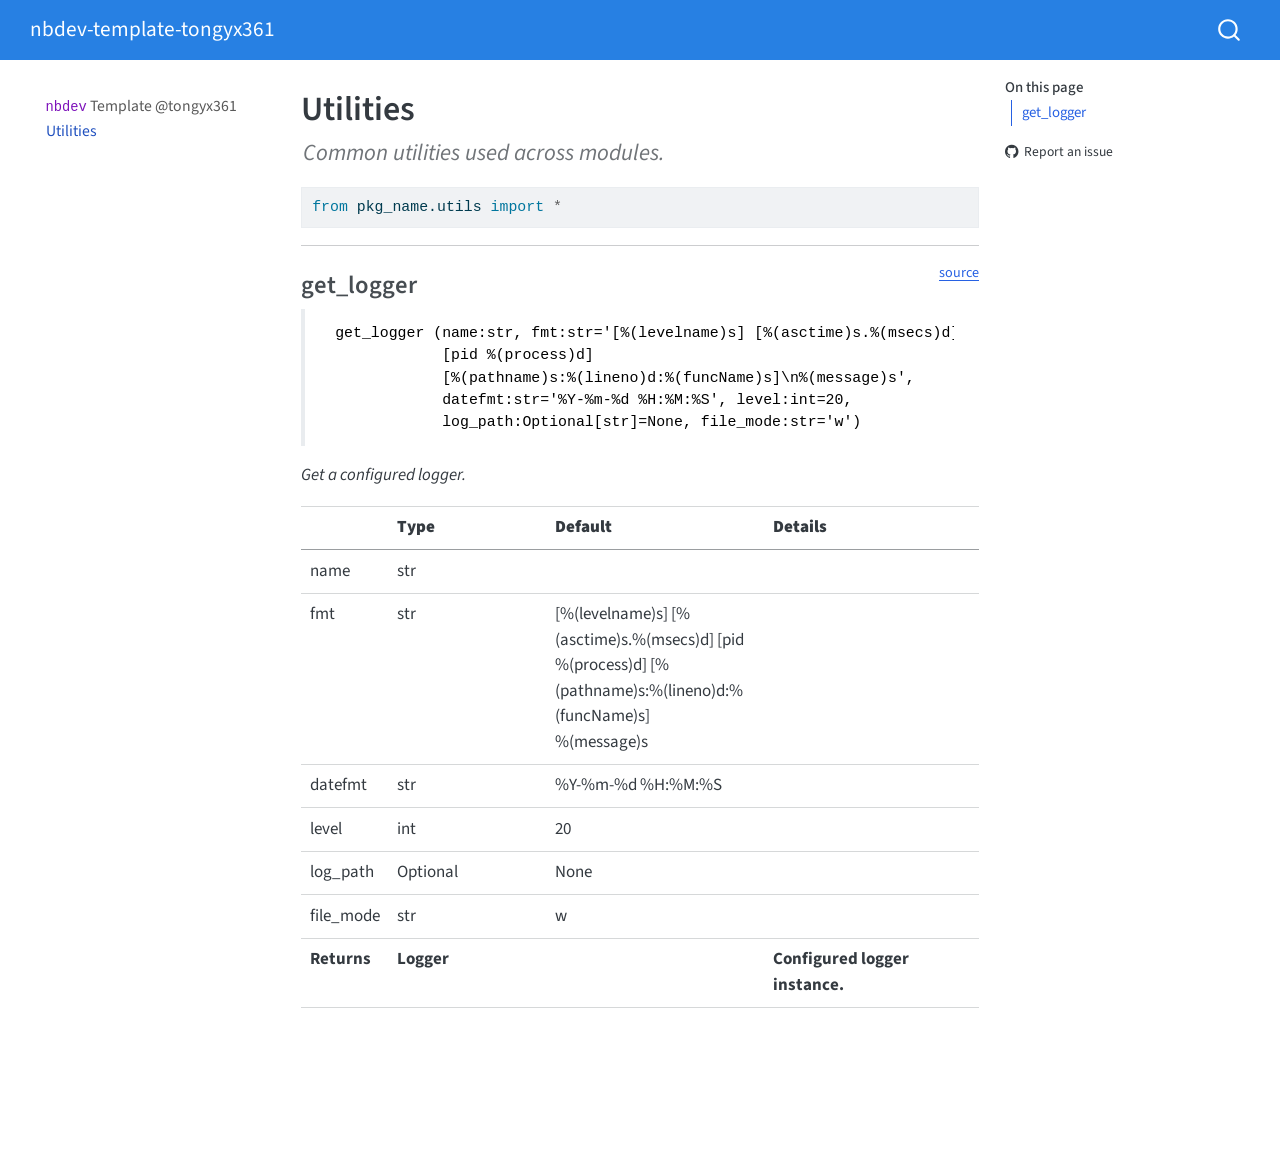
<file: utils.html>
<!DOCTYPE html>
<html xmlns="http://www.w3.org/1999/xhtml" lang="en" xml:lang="en"><head>

<meta charset="utf-8">
<meta name="generator" content="quarto-1.6.40">

<meta name="viewport" content="width=device-width, initial-scale=1.0, user-scalable=yes">

<meta name="description" content="Common utilities used across modules.">

<title>Utilities – nbdev-template-tongyx361</title>
<style>
code{white-space: pre-wrap;}
span.smallcaps{font-variant: small-caps;}
div.columns{display: flex; gap: min(4vw, 1.5em);}
div.column{flex: auto; overflow-x: auto;}
div.hanging-indent{margin-left: 1.5em; text-indent: -1.5em;}
ul.task-list{list-style: none;}
ul.task-list li input[type="checkbox"] {
  width: 0.8em;
  margin: 0 0.8em 0.2em -1em; /* quarto-specific, see https://github.com/quarto-dev/quarto-cli/issues/4556 */ 
  vertical-align: middle;
}
/* CSS for syntax highlighting */
pre > code.sourceCode { white-space: pre; position: relative; }
pre > code.sourceCode > span { line-height: 1.25; }
pre > code.sourceCode > span:empty { height: 1.2em; }
.sourceCode { overflow: visible; }
code.sourceCode > span { color: inherit; text-decoration: inherit; }
div.sourceCode { margin: 1em 0; }
pre.sourceCode { margin: 0; }
@media screen {
div.sourceCode { overflow: auto; }
}
@media print {
pre > code.sourceCode { white-space: pre-wrap; }
pre > code.sourceCode > span { display: inline-block; text-indent: -5em; padding-left: 5em; }
}
pre.numberSource code
  { counter-reset: source-line 0; }
pre.numberSource code > span
  { position: relative; left: -4em; counter-increment: source-line; }
pre.numberSource code > span > a:first-child::before
  { content: counter(source-line);
    position: relative; left: -1em; text-align: right; vertical-align: baseline;
    border: none; display: inline-block;
    -webkit-touch-callout: none; -webkit-user-select: none;
    -khtml-user-select: none; -moz-user-select: none;
    -ms-user-select: none; user-select: none;
    padding: 0 4px; width: 4em;
  }
pre.numberSource { margin-left: 3em;  padding-left: 4px; }
div.sourceCode
  {   }
@media screen {
pre > code.sourceCode > span > a:first-child::before { text-decoration: underline; }
}
</style>


<script src="site_libs/quarto-nav/quarto-nav.js"></script>
<script src="site_libs/quarto-nav/headroom.min.js"></script>
<script src="site_libs/clipboard/clipboard.min.js"></script>
<script src="site_libs/quarto-search/autocomplete.umd.js"></script>
<script src="site_libs/quarto-search/fuse.min.js"></script>
<script src="site_libs/quarto-search/quarto-search.js"></script>
<meta name="quarto:offset" content="./">
<script src="site_libs/quarto-html/quarto.js"></script>
<script src="site_libs/quarto-html/popper.min.js"></script>
<script src="site_libs/quarto-html/tippy.umd.min.js"></script>
<script src="site_libs/quarto-html/anchor.min.js"></script>
<link href="site_libs/quarto-html/tippy.css" rel="stylesheet">
<link href="site_libs/quarto-html/quarto-syntax-highlighting-549806ee2085284f45b00abea8c6df48.css" rel="stylesheet" id="quarto-text-highlighting-styles">
<script src="site_libs/bootstrap/bootstrap.min.js"></script>
<link href="site_libs/bootstrap/bootstrap-icons.css" rel="stylesheet">
<link href="site_libs/bootstrap/bootstrap-7c6d40aa23c779922b80e0578a9e8972.min.css" rel="stylesheet" append-hash="true" id="quarto-bootstrap" data-mode="light">
<script id="quarto-search-options" type="application/json">{
  "location": "navbar",
  "copy-button": false,
  "collapse-after": 3,
  "panel-placement": "end",
  "type": "overlay",
  "limit": 50,
  "keyboard-shortcut": [
    "f",
    "/",
    "s"
  ],
  "show-item-context": false,
  "language": {
    "search-no-results-text": "No results",
    "search-matching-documents-text": "matching documents",
    "search-copy-link-title": "Copy link to search",
    "search-hide-matches-text": "Hide additional matches",
    "search-more-match-text": "more match in this document",
    "search-more-matches-text": "more matches in this document",
    "search-clear-button-title": "Clear",
    "search-text-placeholder": "",
    "search-detached-cancel-button-title": "Cancel",
    "search-submit-button-title": "Submit",
    "search-label": "Search"
  }
}</script>


<link rel="stylesheet" href="styles.css">
<meta property="og:title" content="Utilities – nbdev-template-tongyx361">
<meta property="og:description" content="Common utilities used across modules.">
<meta property="og:site_name" content="nbdev-template-tongyx361">
<meta name="twitter:title" content="Utilities – nbdev-template-tongyx361">
<meta name="twitter:description" content="Common utilities used across modules.">
<meta name="twitter:card" content="summary">
</head>

<body class="nav-sidebar floating nav-fixed">

<div id="quarto-search-results"></div>
  <header id="quarto-header" class="headroom fixed-top">
    <nav class="navbar navbar-expand-lg " data-bs-theme="dark">
      <div class="navbar-container container-fluid">
      <div class="navbar-brand-container mx-auto">
    <a class="navbar-brand" href="./index.html">
    <span class="navbar-title">nbdev-template-tongyx361</span>
    </a>
  </div>
        <div class="quarto-navbar-tools tools-end">
</div>
          <div id="quarto-search" class="" title="Search"></div>
      </div> <!-- /container-fluid -->
    </nav>
  <nav class="quarto-secondary-nav">
    <div class="container-fluid d-flex">
      <button type="button" class="quarto-btn-toggle btn" data-bs-toggle="collapse" role="button" data-bs-target=".quarto-sidebar-collapse-item" aria-controls="quarto-sidebar" aria-expanded="false" aria-label="Toggle sidebar navigation" onclick="if (window.quartoToggleHeadroom) { window.quartoToggleHeadroom(); }">
        <i class="bi bi-layout-text-sidebar-reverse"></i>
      </button>
        <nav class="quarto-page-breadcrumbs" aria-label="breadcrumb"><ol class="breadcrumb"><li class="breadcrumb-item"><a href="./utils.html">Utilities</a></li></ol></nav>
        <a class="flex-grow-1" role="navigation" data-bs-toggle="collapse" data-bs-target=".quarto-sidebar-collapse-item" aria-controls="quarto-sidebar" aria-expanded="false" aria-label="Toggle sidebar navigation" onclick="if (window.quartoToggleHeadroom) { window.quartoToggleHeadroom(); }">      
        </a>
    </div>
  </nav>
</header>
<!-- content -->
<div id="quarto-content" class="quarto-container page-columns page-rows-contents page-layout-article page-navbar">
<!-- sidebar -->
  <nav id="quarto-sidebar" class="sidebar collapse collapse-horizontal quarto-sidebar-collapse-item sidebar-navigation floating overflow-auto">
    <div class="sidebar-menu-container"> 
    <ul class="list-unstyled mt-1">
        <li class="sidebar-item">
  <div class="sidebar-item-container"> 
  <a href="./index.html" class="sidebar-item-text sidebar-link">
 <span class="menu-text"><code>nbdev</code> Template <span class="citation" data-cites="tongyx361">@tongyx361</span></span></a>
  </div>
</li>
        <li class="sidebar-item">
  <div class="sidebar-item-container"> 
  <a href="./utils.html" class="sidebar-item-text sidebar-link active">
 <span class="menu-text">Utilities</span></a>
  </div>
</li>
    </ul>
    </div>
</nav>
<div id="quarto-sidebar-glass" class="quarto-sidebar-collapse-item" data-bs-toggle="collapse" data-bs-target=".quarto-sidebar-collapse-item"></div>
<!-- margin-sidebar -->
    <div id="quarto-margin-sidebar" class="sidebar margin-sidebar">
        <nav id="TOC" role="doc-toc" class="toc-active">
    <h2 id="toc-title">On this page</h2>
   
  <ul>
  <li><a href="#get_logger" id="toc-get_logger" class="nav-link active" data-scroll-target="#get_logger">get_logger</a></li>
  </ul>
<div class="toc-actions"><ul><li><a href="https://github.com/tongyx361/nbdev-template-tongyx361/issues/new" class="toc-action"><i class="bi bi-github"></i>Report an issue</a></li></ul></div></nav>
    </div>
<!-- main -->
<main class="content" id="quarto-document-content">

<header id="title-block-header" class="quarto-title-block default">
<div class="quarto-title">
<h1 class="title">Utilities</h1>
</div>

<div>
  <div class="description">
    Common utilities used across modules.
  </div>
</div>


<div class="quarto-title-meta">

    
  
    
  </div>
  


</header>


<!-- WARNING: THIS FILE WAS AUTOGENERATED! DO NOT EDIT! -->
<div id="cell-2" class="cell">
<div class="sourceCode cell-code" id="cb1"><pre class="sourceCode python code-with-copy"><code class="sourceCode python"><span id="cb1-1"><a href="#cb1-1" aria-hidden="true" tabindex="-1"></a><span class="im">from</span> pkg_name.utils <span class="im">import</span> <span class="op">*</span></span></code><button title="Copy to Clipboard" class="code-copy-button"><i class="bi"></i></button></pre></div>
</div>
<hr>
<p><a href="https://github.com/tongyx361/nbdev-template-tongyx361/blob/main/pkg_name/utils.py#LNone" target="_blank" style="float:right; font-size:smaller">source</a></p>
<section id="get_logger" class="level3">
<h3 class="anchored" data-anchor-id="get_logger">get_logger</h3>
<blockquote class="blockquote">
<pre><code> get_logger (name:str, fmt:str='[%(levelname)s] [%(asctime)s.%(msecs)d]
             [pid %(process)d]
             [%(pathname)s:%(lineno)d:%(funcName)s]\n%(message)s',
             datefmt:str='%Y-%m-%d %H:%M:%S', level:int=20,
             log_path:Optional[str]=None, file_mode:str='w')</code></pre>
</blockquote>
<p><em>Get a configured logger.</em></p>
<table class="caption-top table">
<colgroup>
<col style="width: 6%">
<col style="width: 25%">
<col style="width: 34%">
<col style="width: 34%">
</colgroup>
<thead>
<tr class="header">
<th></th>
<th><strong>Type</strong></th>
<th><strong>Default</strong></th>
<th><strong>Details</strong></th>
</tr>
</thead>
<tbody>
<tr class="odd">
<td>name</td>
<td>str</td>
<td></td>
<td></td>
</tr>
<tr class="even">
<td>fmt</td>
<td>str</td>
<td>[%(levelname)s] [%(asctime)s.%(msecs)d] [pid %(process)d] [%(pathname)s:%(lineno)d:%(funcName)s]<br>%(message)s</td>
<td></td>
</tr>
<tr class="odd">
<td>datefmt</td>
<td>str</td>
<td>%Y-%m-%d %H:%M:%S</td>
<td></td>
</tr>
<tr class="even">
<td>level</td>
<td>int</td>
<td>20</td>
<td></td>
</tr>
<tr class="odd">
<td>log_path</td>
<td>Optional</td>
<td>None</td>
<td></td>
</tr>
<tr class="even">
<td>file_mode</td>
<td>str</td>
<td>w</td>
<td></td>
</tr>
<tr class="odd">
<td><strong>Returns</strong></td>
<td><strong>Logger</strong></td>
<td></td>
<td><strong>Configured logger instance.</strong></td>
</tr>
</tbody>
</table>


</section>

</main> <!-- /main -->
<script id="quarto-html-after-body" type="application/javascript">
window.document.addEventListener("DOMContentLoaded", function (event) {
  const toggleBodyColorMode = (bsSheetEl) => {
    const mode = bsSheetEl.getAttribute("data-mode");
    const bodyEl = window.document.querySelector("body");
    if (mode === "dark") {
      bodyEl.classList.add("quarto-dark");
      bodyEl.classList.remove("quarto-light");
    } else {
      bodyEl.classList.add("quarto-light");
      bodyEl.classList.remove("quarto-dark");
    }
  }
  const toggleBodyColorPrimary = () => {
    const bsSheetEl = window.document.querySelector("link#quarto-bootstrap");
    if (bsSheetEl) {
      toggleBodyColorMode(bsSheetEl);
    }
  }
  toggleBodyColorPrimary();  
  const icon = "";
  const anchorJS = new window.AnchorJS();
  anchorJS.options = {
    placement: 'right',
    icon: icon
  };
  anchorJS.add('.anchored');
  const isCodeAnnotation = (el) => {
    for (const clz of el.classList) {
      if (clz.startsWith('code-annotation-')) {                     
        return true;
      }
    }
    return false;
  }
  const onCopySuccess = function(e) {
    // button target
    const button = e.trigger;
    // don't keep focus
    button.blur();
    // flash "checked"
    button.classList.add('code-copy-button-checked');
    var currentTitle = button.getAttribute("title");
    button.setAttribute("title", "Copied!");
    let tooltip;
    if (window.bootstrap) {
      button.setAttribute("data-bs-toggle", "tooltip");
      button.setAttribute("data-bs-placement", "left");
      button.setAttribute("data-bs-title", "Copied!");
      tooltip = new bootstrap.Tooltip(button, 
        { trigger: "manual", 
          customClass: "code-copy-button-tooltip",
          offset: [0, -8]});
      tooltip.show();    
    }
    setTimeout(function() {
      if (tooltip) {
        tooltip.hide();
        button.removeAttribute("data-bs-title");
        button.removeAttribute("data-bs-toggle");
        button.removeAttribute("data-bs-placement");
      }
      button.setAttribute("title", currentTitle);
      button.classList.remove('code-copy-button-checked');
    }, 1000);
    // clear code selection
    e.clearSelection();
  }
  const getTextToCopy = function(trigger) {
      const codeEl = trigger.previousElementSibling.cloneNode(true);
      for (const childEl of codeEl.children) {
        if (isCodeAnnotation(childEl)) {
          childEl.remove();
        }
      }
      return codeEl.innerText;
  }
  const clipboard = new window.ClipboardJS('.code-copy-button:not([data-in-quarto-modal])', {
    text: getTextToCopy
  });
  clipboard.on('success', onCopySuccess);
  if (window.document.getElementById('quarto-embedded-source-code-modal')) {
    const clipboardModal = new window.ClipboardJS('.code-copy-button[data-in-quarto-modal]', {
      text: getTextToCopy,
      container: window.document.getElementById('quarto-embedded-source-code-modal')
    });
    clipboardModal.on('success', onCopySuccess);
  }
    var localhostRegex = new RegExp(/^(?:http|https):\/\/localhost\:?[0-9]*\//);
    var mailtoRegex = new RegExp(/^mailto:/);
      var filterRegex = new RegExp("https:\/\/tongyx361\.github\.io\/nbdev-template-tongyx361");
    var isInternal = (href) => {
        return filterRegex.test(href) || localhostRegex.test(href) || mailtoRegex.test(href);
    }
    // Inspect non-navigation links and adorn them if external
 	var links = window.document.querySelectorAll('a[href]:not(.nav-link):not(.navbar-brand):not(.toc-action):not(.sidebar-link):not(.sidebar-item-toggle):not(.pagination-link):not(.no-external):not([aria-hidden]):not(.dropdown-item):not(.quarto-navigation-tool):not(.about-link)');
    for (var i=0; i<links.length; i++) {
      const link = links[i];
      if (!isInternal(link.href)) {
        // undo the damage that might have been done by quarto-nav.js in the case of
        // links that we want to consider external
        if (link.dataset.originalHref !== undefined) {
          link.href = link.dataset.originalHref;
        }
      }
    }
  function tippyHover(el, contentFn, onTriggerFn, onUntriggerFn) {
    const config = {
      allowHTML: true,
      maxWidth: 500,
      delay: 100,
      arrow: false,
      appendTo: function(el) {
          return el.parentElement;
      },
      interactive: true,
      interactiveBorder: 10,
      theme: 'quarto',
      placement: 'bottom-start',
    };
    if (contentFn) {
      config.content = contentFn;
    }
    if (onTriggerFn) {
      config.onTrigger = onTriggerFn;
    }
    if (onUntriggerFn) {
      config.onUntrigger = onUntriggerFn;
    }
    window.tippy(el, config); 
  }
  const noterefs = window.document.querySelectorAll('a[role="doc-noteref"]');
  for (var i=0; i<noterefs.length; i++) {
    const ref = noterefs[i];
    tippyHover(ref, function() {
      // use id or data attribute instead here
      let href = ref.getAttribute('data-footnote-href') || ref.getAttribute('href');
      try { href = new URL(href).hash; } catch {}
      const id = href.replace(/^#\/?/, "");
      const note = window.document.getElementById(id);
      if (note) {
        return note.innerHTML;
      } else {
        return "";
      }
    });
  }
  const xrefs = window.document.querySelectorAll('a.quarto-xref');
  const processXRef = (id, note) => {
    // Strip column container classes
    const stripColumnClz = (el) => {
      el.classList.remove("page-full", "page-columns");
      if (el.children) {
        for (const child of el.children) {
          stripColumnClz(child);
        }
      }
    }
    stripColumnClz(note)
    if (id === null || id.startsWith('sec-')) {
      // Special case sections, only their first couple elements
      const container = document.createElement("div");
      if (note.children && note.children.length > 2) {
        container.appendChild(note.children[0].cloneNode(true));
        for (let i = 1; i < note.children.length; i++) {
          const child = note.children[i];
          if (child.tagName === "P" && child.innerText === "") {
            continue;
          } else {
            container.appendChild(child.cloneNode(true));
            break;
          }
        }
        if (window.Quarto?.typesetMath) {
          window.Quarto.typesetMath(container);
        }
        return container.innerHTML
      } else {
        if (window.Quarto?.typesetMath) {
          window.Quarto.typesetMath(note);
        }
        return note.innerHTML;
      }
    } else {
      // Remove any anchor links if they are present
      const anchorLink = note.querySelector('a.anchorjs-link');
      if (anchorLink) {
        anchorLink.remove();
      }
      if (window.Quarto?.typesetMath) {
        window.Quarto.typesetMath(note);
      }
      if (note.classList.contains("callout")) {
        return note.outerHTML;
      } else {
        return note.innerHTML;
      }
    }
  }
  for (var i=0; i<xrefs.length; i++) {
    const xref = xrefs[i];
    tippyHover(xref, undefined, function(instance) {
      instance.disable();
      let url = xref.getAttribute('href');
      let hash = undefined; 
      if (url.startsWith('#')) {
        hash = url;
      } else {
        try { hash = new URL(url).hash; } catch {}
      }
      if (hash) {
        const id = hash.replace(/^#\/?/, "");
        const note = window.document.getElementById(id);
        if (note !== null) {
          try {
            const html = processXRef(id, note.cloneNode(true));
            instance.setContent(html);
          } finally {
            instance.enable();
            instance.show();
          }
        } else {
          // See if we can fetch this
          fetch(url.split('#')[0])
          .then(res => res.text())
          .then(html => {
            const parser = new DOMParser();
            const htmlDoc = parser.parseFromString(html, "text/html");
            const note = htmlDoc.getElementById(id);
            if (note !== null) {
              const html = processXRef(id, note);
              instance.setContent(html);
            } 
          }).finally(() => {
            instance.enable();
            instance.show();
          });
        }
      } else {
        // See if we can fetch a full url (with no hash to target)
        // This is a special case and we should probably do some content thinning / targeting
        fetch(url)
        .then(res => res.text())
        .then(html => {
          const parser = new DOMParser();
          const htmlDoc = parser.parseFromString(html, "text/html");
          const note = htmlDoc.querySelector('main.content');
          if (note !== null) {
            // This should only happen for chapter cross references
            // (since there is no id in the URL)
            // remove the first header
            if (note.children.length > 0 && note.children[0].tagName === "HEADER") {
              note.children[0].remove();
            }
            const html = processXRef(null, note);
            instance.setContent(html);
          } 
        }).finally(() => {
          instance.enable();
          instance.show();
        });
      }
    }, function(instance) {
    });
  }
      let selectedAnnoteEl;
      const selectorForAnnotation = ( cell, annotation) => {
        let cellAttr = 'data-code-cell="' + cell + '"';
        let lineAttr = 'data-code-annotation="' +  annotation + '"';
        const selector = 'span[' + cellAttr + '][' + lineAttr + ']';
        return selector;
      }
      const selectCodeLines = (annoteEl) => {
        const doc = window.document;
        const targetCell = annoteEl.getAttribute("data-target-cell");
        const targetAnnotation = annoteEl.getAttribute("data-target-annotation");
        const annoteSpan = window.document.querySelector(selectorForAnnotation(targetCell, targetAnnotation));
        const lines = annoteSpan.getAttribute("data-code-lines").split(",");
        const lineIds = lines.map((line) => {
          return targetCell + "-" + line;
        })
        let top = null;
        let height = null;
        let parent = null;
        if (lineIds.length > 0) {
            //compute the position of the single el (top and bottom and make a div)
            const el = window.document.getElementById(lineIds[0]);
            top = el.offsetTop;
            height = el.offsetHeight;
            parent = el.parentElement.parentElement;
          if (lineIds.length > 1) {
            const lastEl = window.document.getElementById(lineIds[lineIds.length - 1]);
            const bottom = lastEl.offsetTop + lastEl.offsetHeight;
            height = bottom - top;
          }
          if (top !== null && height !== null && parent !== null) {
            // cook up a div (if necessary) and position it 
            let div = window.document.getElementById("code-annotation-line-highlight");
            if (div === null) {
              div = window.document.createElement("div");
              div.setAttribute("id", "code-annotation-line-highlight");
              div.style.position = 'absolute';
              parent.appendChild(div);
            }
            div.style.top = top - 2 + "px";
            div.style.height = height + 4 + "px";
            div.style.left = 0;
            let gutterDiv = window.document.getElementById("code-annotation-line-highlight-gutter");
            if (gutterDiv === null) {
              gutterDiv = window.document.createElement("div");
              gutterDiv.setAttribute("id", "code-annotation-line-highlight-gutter");
              gutterDiv.style.position = 'absolute';
              const codeCell = window.document.getElementById(targetCell);
              const gutter = codeCell.querySelector('.code-annotation-gutter');
              gutter.appendChild(gutterDiv);
            }
            gutterDiv.style.top = top - 2 + "px";
            gutterDiv.style.height = height + 4 + "px";
          }
          selectedAnnoteEl = annoteEl;
        }
      };
      const unselectCodeLines = () => {
        const elementsIds = ["code-annotation-line-highlight", "code-annotation-line-highlight-gutter"];
        elementsIds.forEach((elId) => {
          const div = window.document.getElementById(elId);
          if (div) {
            div.remove();
          }
        });
        selectedAnnoteEl = undefined;
      };
        // Handle positioning of the toggle
    window.addEventListener(
      "resize",
      throttle(() => {
        elRect = undefined;
        if (selectedAnnoteEl) {
          selectCodeLines(selectedAnnoteEl);
        }
      }, 10)
    );
    function throttle(fn, ms) {
    let throttle = false;
    let timer;
      return (...args) => {
        if(!throttle) { // first call gets through
            fn.apply(this, args);
            throttle = true;
        } else { // all the others get throttled
            if(timer) clearTimeout(timer); // cancel #2
            timer = setTimeout(() => {
              fn.apply(this, args);
              timer = throttle = false;
            }, ms);
        }
      };
    }
      // Attach click handler to the DT
      const annoteDls = window.document.querySelectorAll('dt[data-target-cell]');
      for (const annoteDlNode of annoteDls) {
        annoteDlNode.addEventListener('click', (event) => {
          const clickedEl = event.target;
          if (clickedEl !== selectedAnnoteEl) {
            unselectCodeLines();
            const activeEl = window.document.querySelector('dt[data-target-cell].code-annotation-active');
            if (activeEl) {
              activeEl.classList.remove('code-annotation-active');
            }
            selectCodeLines(clickedEl);
            clickedEl.classList.add('code-annotation-active');
          } else {
            // Unselect the line
            unselectCodeLines();
            clickedEl.classList.remove('code-annotation-active');
          }
        });
      }
  const findCites = (el) => {
    const parentEl = el.parentElement;
    if (parentEl) {
      const cites = parentEl.dataset.cites;
      if (cites) {
        return {
          el,
          cites: cites.split(' ')
        };
      } else {
        return findCites(el.parentElement)
      }
    } else {
      return undefined;
    }
  };
  var bibliorefs = window.document.querySelectorAll('a[role="doc-biblioref"]');
  for (var i=0; i<bibliorefs.length; i++) {
    const ref = bibliorefs[i];
    const citeInfo = findCites(ref);
    if (citeInfo) {
      tippyHover(citeInfo.el, function() {
        var popup = window.document.createElement('div');
        citeInfo.cites.forEach(function(cite) {
          var citeDiv = window.document.createElement('div');
          citeDiv.classList.add('hanging-indent');
          citeDiv.classList.add('csl-entry');
          var biblioDiv = window.document.getElementById('ref-' + cite);
          if (biblioDiv) {
            citeDiv.innerHTML = biblioDiv.innerHTML;
          }
          popup.appendChild(citeDiv);
        });
        return popup.innerHTML;
      });
    }
  }
});
</script>
</div> <!-- /content -->




<footer class="footer"><div class="nav-footer"><div class="nav-footer-center"><div class="toc-actions d-sm-block d-md-none"><ul><li><a href="https://github.com/tongyx361/nbdev-template-tongyx361/issues/new" class="toc-action"><i class="bi bi-github"></i>Report an issue</a></li></ul></div></div></div></footer></body></html>
</file>
<file: site_libs/quarto-html/tippy.css>
.tippy-box[data-animation=fade][data-state=hidden]{opacity:0}[data-tippy-root]{max-width:calc(100vw - 10px)}.tippy-box{position:relative;background-color:#333;color:#fff;border-radius:4px;font-size:14px;line-height:1.4;white-space:normal;outline:0;transition-property:transform,visibility,opacity}.tippy-box[data-placement^=top]>.tippy-arrow{bottom:0}.tippy-box[data-placement^=top]>.tippy-arrow:before{bottom:-7px;left:0;border-width:8px 8px 0;border-top-color:initial;transform-origin:center top}.tippy-box[data-placement^=bottom]>.tippy-arrow{top:0}.tippy-box[data-placement^=bottom]>.tippy-arrow:before{top:-7px;left:0;border-width:0 8px 8px;border-bottom-color:initial;transform-origin:center bottom}.tippy-box[data-placement^=left]>.tippy-arrow{right:0}.tippy-box[data-placement^=left]>.tippy-arrow:before{border-width:8px 0 8px 8px;border-left-color:initial;right:-7px;transform-origin:center left}.tippy-box[data-placement^=right]>.tippy-arrow{left:0}.tippy-box[data-placement^=right]>.tippy-arrow:before{left:-7px;border-width:8px 8px 8px 0;border-right-color:initial;transform-origin:center right}.tippy-box[data-inertia][data-state=visible]{transition-timing-function:cubic-bezier(.54,1.5,.38,1.11)}.tippy-arrow{width:16px;height:16px;color:#333}.tippy-arrow:before{content:"";position:absolute;border-color:transparent;border-style:solid}.tippy-content{position:relative;padding:5px 9px;z-index:1}
</file>
<file: site_libs/quarto-html/quarto-syntax-highlighting-549806ee2085284f45b00abea8c6df48.css>
/* quarto syntax highlight colors */
:root {
  --quarto-hl-ot-color: #003B4F;
  --quarto-hl-at-color: #657422;
  --quarto-hl-ss-color: #20794D;
  --quarto-hl-an-color: #5E5E5E;
  --quarto-hl-fu-color: #4758AB;
  --quarto-hl-st-color: #20794D;
  --quarto-hl-cf-color: #003B4F;
  --quarto-hl-op-color: #5E5E5E;
  --quarto-hl-er-color: #AD0000;
  --quarto-hl-bn-color: #AD0000;
  --quarto-hl-al-color: #AD0000;
  --quarto-hl-va-color: #111111;
  --quarto-hl-bu-color: inherit;
  --quarto-hl-ex-color: inherit;
  --quarto-hl-pp-color: #AD0000;
  --quarto-hl-in-color: #5E5E5E;
  --quarto-hl-vs-color: #20794D;
  --quarto-hl-wa-color: #5E5E5E;
  --quarto-hl-do-color: #5E5E5E;
  --quarto-hl-im-color: #00769E;
  --quarto-hl-ch-color: #20794D;
  --quarto-hl-dt-color: #AD0000;
  --quarto-hl-fl-color: #AD0000;
  --quarto-hl-co-color: #5E5E5E;
  --quarto-hl-cv-color: #5E5E5E;
  --quarto-hl-cn-color: #8f5902;
  --quarto-hl-sc-color: #5E5E5E;
  --quarto-hl-dv-color: #AD0000;
  --quarto-hl-kw-color: #003B4F;
}

/* other quarto variables */
:root {
  --quarto-font-monospace: SFMono-Regular, Menlo, Monaco, Consolas, "Liberation Mono", "Courier New", monospace;
}

pre > code.sourceCode > span {
  color: #003B4F;
}

code span {
  color: #003B4F;
}

code.sourceCode > span {
  color: #003B4F;
}

div.sourceCode,
div.sourceCode pre.sourceCode {
  color: #003B4F;
}

code span.ot {
  color: #003B4F;
  font-style: inherit;
}

code span.at {
  color: #657422;
  font-style: inherit;
}

code span.ss {
  color: #20794D;
  font-style: inherit;
}

code span.an {
  color: #5E5E5E;
  font-style: inherit;
}

code span.fu {
  color: #4758AB;
  font-style: inherit;
}

code span.st {
  color: #20794D;
  font-style: inherit;
}

code span.cf {
  color: #003B4F;
  font-weight: bold;
  font-style: inherit;
}

code span.op {
  color: #5E5E5E;
  font-style: inherit;
}

code span.er {
  color: #AD0000;
  font-style: inherit;
}

code span.bn {
  color: #AD0000;
  font-style: inherit;
}

code span.al {
  color: #AD0000;
  font-style: inherit;
}

code span.va {
  color: #111111;
  font-style: inherit;
}

code span.bu {
  font-style: inherit;
}

code span.ex {
  font-style: inherit;
}

code span.pp {
  color: #AD0000;
  font-style: inherit;
}

code span.in {
  color: #5E5E5E;
  font-style: inherit;
}

code span.vs {
  color: #20794D;
  font-style: inherit;
}

code span.wa {
  color: #5E5E5E;
  font-style: italic;
}

code span.do {
  color: #5E5E5E;
  font-style: italic;
}

code span.im {
  color: #00769E;
  font-style: inherit;
}

code span.ch {
  color: #20794D;
  font-style: inherit;
}

code span.dt {
  color: #AD0000;
  font-style: inherit;
}

code span.fl {
  color: #AD0000;
  font-style: inherit;
}

code span.co {
  color: #5E5E5E;
  font-style: inherit;
}

code span.cv {
  color: #5E5E5E;
  font-style: italic;
}

code span.cn {
  color: #8f5902;
  font-style: inherit;
}

code span.sc {
  color: #5E5E5E;
  font-style: inherit;
}

code span.dv {
  color: #AD0000;
  font-style: inherit;
}

code span.kw {
  color: #003B4F;
  font-weight: bold;
  font-style: inherit;
}

.prevent-inlining {
  content: "</";
}

/*# sourceMappingURL=ae99138f4fbc2fb4c9f5e5cd69c22459.css.map */
</file>
<file: styles.css>
.cell {
  margin-bottom: 1rem;
}

.cell > .sourceCode {
  margin-bottom: 0;
}

.cell-output > pre {
  margin-bottom: 0;
}

.cell-output > pre, .cell-output > .sourceCode > pre, .cell-output-stdout > pre {
  margin-left: 0.8rem;
  margin-top: 0;
  background: none;
  border-left: 2px solid lightsalmon;
  border-top-left-radius: 0;
  border-top-right-radius: 0;
}

.cell-output > .sourceCode {
  border: none;
}

.cell-output > .sourceCode {
  background: none;
  margin-top: 0;
}

div.description {
  padding-left: 2px;
  padding-top: 5px;
  font-style: italic;
  font-size: 135%;
  opacity: 70%;
}
</file>
<file: site_libs/quarto-html/quarto-syntax-highlighting.css>
/* quarto syntax highlight colors */
:root {
  --quarto-hl-ot-color: #003B4F;
  --quarto-hl-at-color: #657422;
  --quarto-hl-ss-color: #20794D;
  --quarto-hl-an-color: #5E5E5E;
  --quarto-hl-fu-color: #4758AB;
  --quarto-hl-st-color: #20794D;
  --quarto-hl-cf-color: #003B4F;
  --quarto-hl-op-color: #5E5E5E;
  --quarto-hl-er-color: #AD0000;
  --quarto-hl-bn-color: #AD0000;
  --quarto-hl-al-color: #AD0000;
  --quarto-hl-va-color: #111111;
  --quarto-hl-bu-color: inherit;
  --quarto-hl-ex-color: inherit;
  --quarto-hl-pp-color: #AD0000;
  --quarto-hl-in-color: #5E5E5E;
  --quarto-hl-vs-color: #20794D;
  --quarto-hl-wa-color: #5E5E5E;
  --quarto-hl-do-color: #5E5E5E;
  --quarto-hl-im-color: #00769E;
  --quarto-hl-ch-color: #20794D;
  --quarto-hl-dt-color: #AD0000;
  --quarto-hl-fl-color: #AD0000;
  --quarto-hl-co-color: #5E5E5E;
  --quarto-hl-cv-color: #5E5E5E;
  --quarto-hl-cn-color: #8f5902;
  --quarto-hl-sc-color: #5E5E5E;
  --quarto-hl-dv-color: #AD0000;
  --quarto-hl-kw-color: #003B4F;
}

/* other quarto variables */
:root {
  --quarto-font-monospace: SFMono-Regular, Menlo, Monaco, Consolas, "Liberation Mono", "Courier New", monospace;
}

pre > code.sourceCode > span {
  color: #003B4F;
}

code span {
  color: #003B4F;
}

code.sourceCode > span {
  color: #003B4F;
}

div.sourceCode,
div.sourceCode pre.sourceCode {
  color: #003B4F;
}

code span.ot {
  color: #003B4F;
  font-style: inherit;
}

code span.at {
  color: #657422;
  font-style: inherit;
}

code span.ss {
  color: #20794D;
  font-style: inherit;
}

code span.an {
  color: #5E5E5E;
  font-style: inherit;
}

code span.fu {
  color: #4758AB;
  font-style: inherit;
}

code span.st {
  color: #20794D;
  font-style: inherit;
}

code span.cf {
  color: #003B4F;
  font-weight: bold;
  font-style: inherit;
}

code span.op {
  color: #5E5E5E;
  font-style: inherit;
}

code span.er {
  color: #AD0000;
  font-style: inherit;
}

code span.bn {
  color: #AD0000;
  font-style: inherit;
}

code span.al {
  color: #AD0000;
  font-style: inherit;
}

code span.va {
  color: #111111;
  font-style: inherit;
}

code span.bu {
  font-style: inherit;
}

code span.ex {
  font-style: inherit;
}

code span.pp {
  color: #AD0000;
  font-style: inherit;
}

code span.in {
  color: #5E5E5E;
  font-style: inherit;
}

code span.vs {
  color: #20794D;
  font-style: inherit;
}

code span.wa {
  color: #5E5E5E;
  font-style: italic;
}

code span.do {
  color: #5E5E5E;
  font-style: italic;
}

code span.im {
  color: #00769E;
  font-style: inherit;
}

code span.ch {
  color: #20794D;
  font-style: inherit;
}

code span.dt {
  color: #AD0000;
  font-style: inherit;
}

code span.fl {
  color: #AD0000;
  font-style: inherit;
}

code span.co {
  color: #5E5E5E;
  font-style: inherit;
}

code span.cv {
  color: #5E5E5E;
  font-style: italic;
}

code span.cn {
  color: #8f5902;
  font-style: inherit;
}

code span.sc {
  color: #5E5E5E;
  font-style: inherit;
}

code span.dv {
  color: #AD0000;
  font-style: inherit;
}

code span.kw {
  color: #003B4F;
  font-weight: bold;
  font-style: inherit;
}

.prevent-inlining {
  content: "</";
}

/*# sourceMappingURL=debc5d5d77c3f9108843748ff7464032.css.map */
</file>
